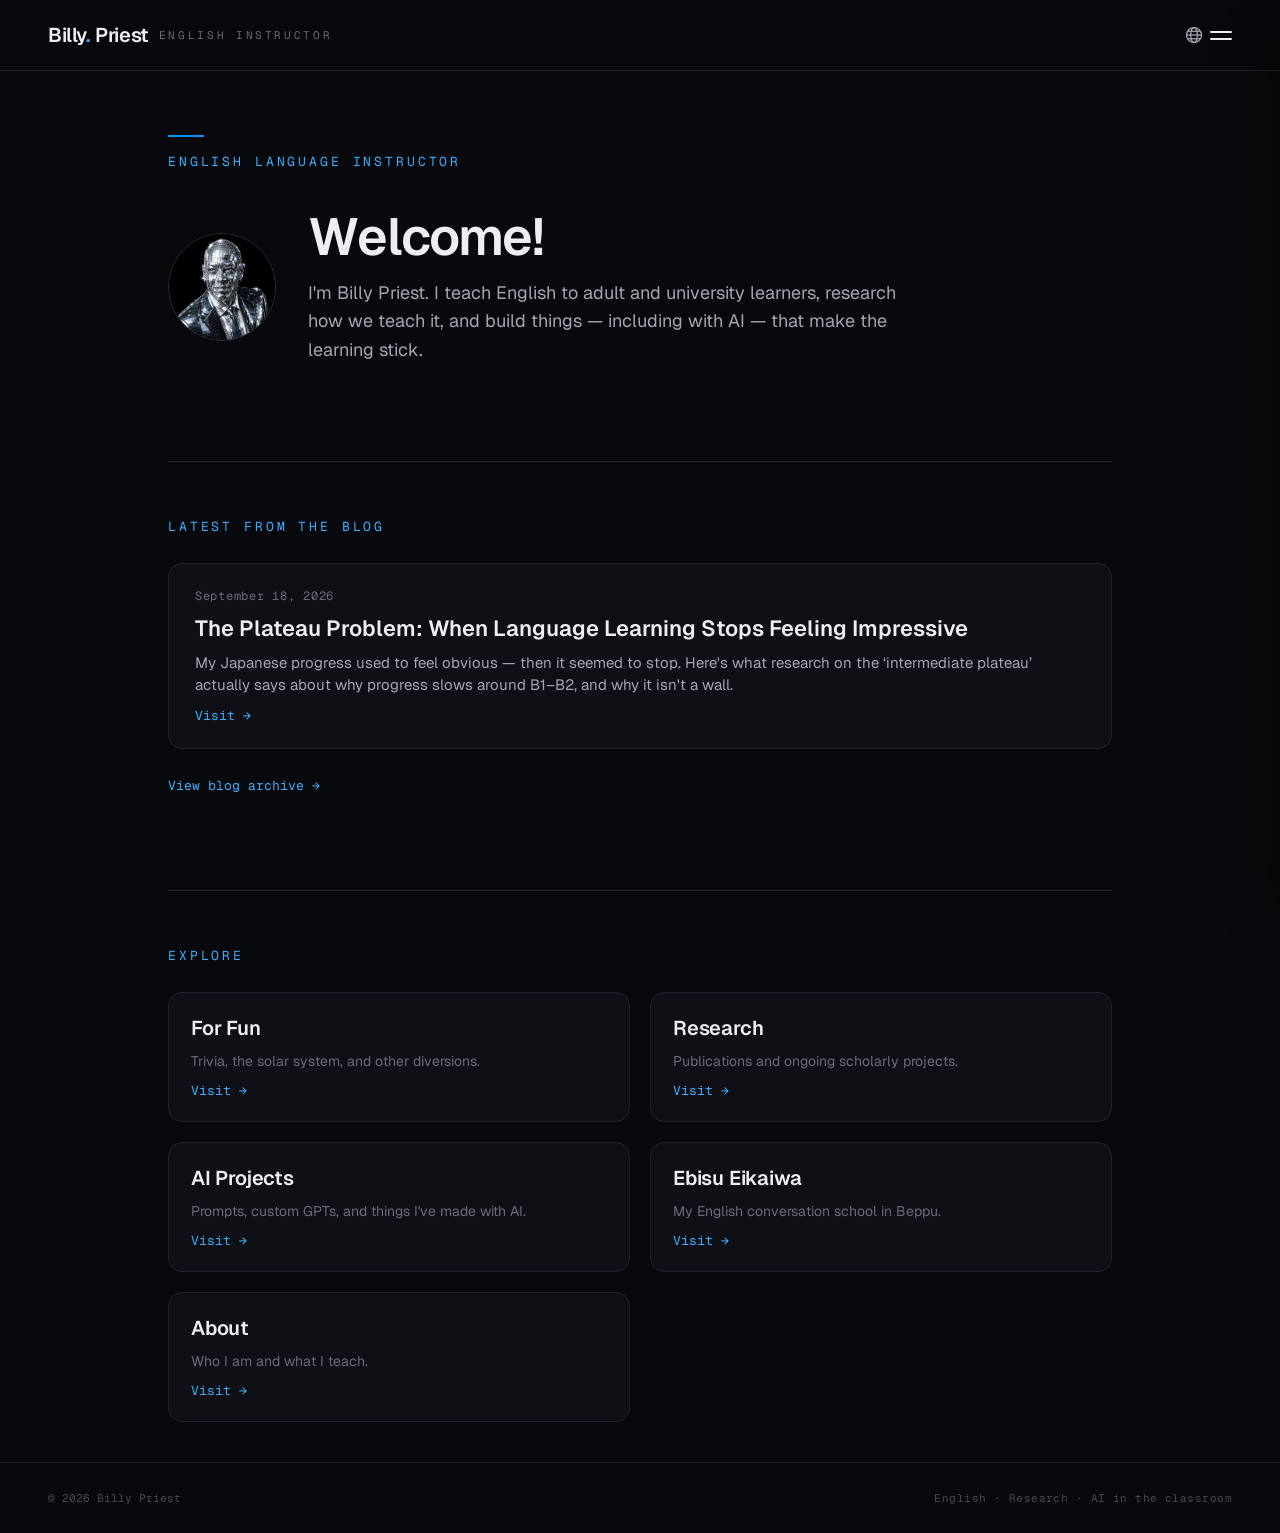
<file: index.html>
<!DOCTYPE html>
<html lang="en">
<head>
<meta charset="UTF-8">
<meta name="viewport" content="width=device-width, initial-scale=1.0">
<title>Billy Priest</title>
<meta name="description" content="Billy Priest — English teacher, researcher, and Ebisu Eikaiwa instructor in Beppu, Japan.">
<base href="/">
<link rel="stylesheet" href="colors_and_type.css">
<link rel="stylesheet" href="site.css">
</head>
<body>
<div id="app"></div>
<script src="app.js" defer></script>
</body>
</html>
</file>
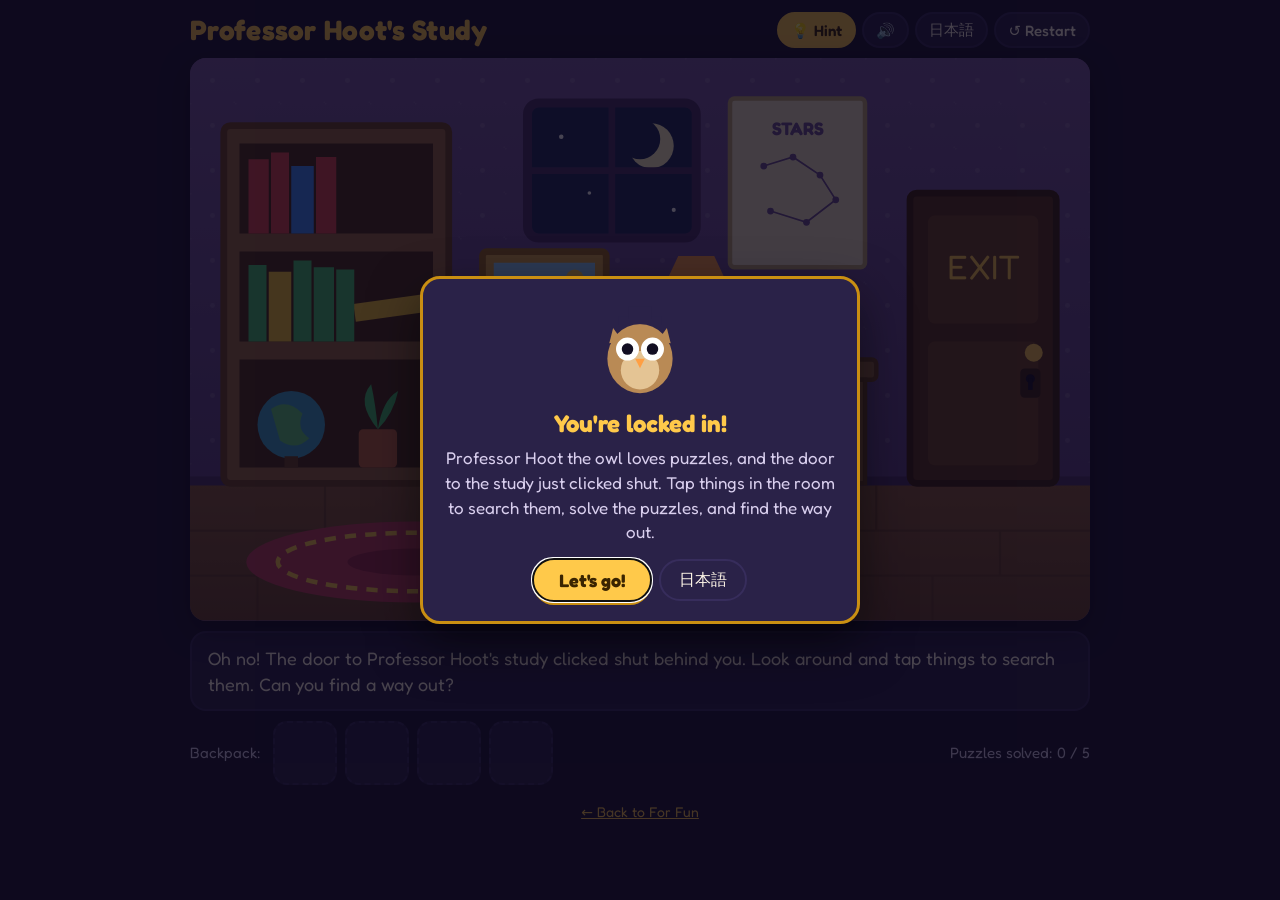
<file: escape-room.html>
<!DOCTYPE html>
<html lang="en">
<head>
<meta charset="utf-8">
<meta name="viewport" content="width=device-width, initial-scale=1">
<title>Professor Hoot's Study — Escape Room</title>
<link rel="preconnect" href="https://fonts.googleapis.com">
<link rel="preconnect" href="https://fonts.gstatic.com" crossorigin>
<link href="https://fonts.googleapis.com/css2?family=Fredoka:wght@400;500;600;700&display=swap" rel="stylesheet">
<style>
  :root {
    --bg: #1a1530;
    --panel: #2a2248;
    --panel-2: #372d5c;
    --ink: #fff7e8;
    --ink-2: #d9cfee;
    --gold: #ffc94a;
    --gold-dark: #c98f12;
    --good: #5be39a;
    --bad: #ff7a7a;
    --wall: #6b4f8f;
    --wall-dark: #4f3970;
    --floor: #8a5a35;
    --floor-dark: #6d4428;
    --wood: #9b6a3c;
    --wood-dark: #6e4521;
    --radius: 16px;
  }
  * { box-sizing: border-box; margin: 0; padding: 0; }
  html, body { background: var(--bg); color: var(--ink); }
  body {
    font-family: 'Fredoka', 'Hiragino Maru Gothic ProN', 'Hiragino Sans', 'Yu Gothic', system-ui, sans-serif;
    min-height: 100vh;
    display: flex; flex-direction: column; align-items: center;
    padding: 12px 16px 32px;
    -webkit-tap-highlight-color: transparent;
  }
  button { font: inherit; color: inherit; cursor: pointer; }

  .topbar {
    width: 100%; max-width: 900px;
    display: flex; align-items: center; justify-content: space-between; gap: 8px; flex-wrap: wrap;
    margin-bottom: 10px;
  }
  .title { font-size: clamp(20px, 4vw, 28px); font-weight: 700; color: var(--gold); letter-spacing: .3px; }
  .tools { display: flex; gap: 6px; flex-wrap: wrap; }
  .tool {
    background: var(--panel); border: 2px solid var(--panel-2); border-radius: 999px;
    padding: 6px 12px; font-size: 15px; font-weight: 500;
  }
  .tool:hover { border-color: var(--gold); }
  .tool.hint { background: var(--gold); color: #3a2400; border-color: var(--gold); font-weight: 600; }

  .stage { width: 100%; max-width: 900px; position: relative; }
  .scene {
    width: 100%; display: block; border-radius: var(--radius);
    background: var(--wall); box-shadow: 0 10px 30px rgba(0,0,0,.4);
    user-select: none; touch-action: manipulation;
  }
  .hot { cursor: pointer; transition: filter .15s; }
  .hot:hover, .hot:focus { filter: brightness(1.25) drop-shadow(0 0 6px #ffe7a0); outline: none; }

  .msg {
    width: 100%; max-width: 900px; margin-top: 10px;
    background: var(--panel); border-radius: var(--radius); padding: 12px 16px;
    font-size: 18px; line-height: 1.45; min-height: 56px;
    border: 2px solid var(--panel-2);
  }
  .msg.pop { animation: pop .25s ease-out; }
  @keyframes pop { from { transform: scale(.98); border-color: var(--gold); } to { transform: none; } }

  .inv {
    width: 100%; max-width: 900px; margin-top: 10px;
    display: flex; align-items: center; gap: 8px; flex-wrap: wrap;
  }
  .inv-label { font-size: 15px; color: var(--ink-2); margin-right: 4px; }
  .slot {
    width: 64px; height: 64px; border-radius: 14px;
    background: var(--panel); border: 2px dashed var(--panel-2);
    display: grid; place-items: center;
  }
  .slot.item { border-style: solid; border-color: var(--gold-dark); background: var(--panel-2); }
  .slot.item.selected { border-color: var(--gold); box-shadow: 0 0 0 3px rgba(255,201,74,.35); }
  .slot svg { width: 44px; height: 44px; }
  .progress { margin-left: auto; font-size: 15px; color: var(--ink-2); }

  /* Modal */
  .modal-back {
    position: fixed; inset: 0; background: rgba(10,6,25,.75);
    display: none; align-items: center; justify-content: center; padding: 16px; z-index: 10;
  }
  .modal-back.open { display: flex; }
  .modal {
    background: var(--panel); border: 3px solid var(--gold-dark); border-radius: 20px;
    padding: 20px; width: 100%; max-width: 440px; text-align: center;
    box-shadow: 0 20px 50px rgba(0,0,0,.5);
    animation: pop .2s ease-out;
  }
  .modal h2 { color: var(--gold); font-size: 24px; margin-bottom: 8px; }
  .modal p { font-size: 17px; line-height: 1.45; color: var(--ink-2); margin-bottom: 14px; }
  .modal .close { margin-top: 14px; background: var(--panel-2); border: none; border-radius: 999px; padding: 8px 20px; font-size: 16px; }

  .note {
    background: #fdf3d6; color: #4a3210; border-radius: 6px; padding: 16px 18px;
    font-size: 19px; line-height: 1.5; text-align: left; transform: rotate(-1deg);
    box-shadow: 0 4px 0 #d8c48c; margin-bottom: 6px;
  }
  .note b { color: #9a2c1a; }

  .dials { display: flex; justify-content: center; gap: 10px; margin: 8px 0 14px; }
  .dial { display: flex; flex-direction: column; align-items: center; gap: 4px; }
  .dial button {
    width: 54px; height: 34px; border-radius: 10px; border: none; background: var(--panel-2); font-size: 18px;
  }
  .dial button:active { background: var(--gold); color: #3a2400; }
  .dial .val {
    width: 54px; height: 60px; border-radius: 10px; background: #120e22; border: 2px solid var(--gold-dark);
    display: grid; place-items: center; font-size: 34px; font-weight: 700; color: var(--gold);
  }
  .swatch { width: 40px; height: 40px; border-radius: 50%; border: 3px solid #fff3; }

  .seq { display: flex; justify-content: center; gap: 8px; margin: 6px 0 12px; min-height: 56px; }
  .seq span {
    width: 52px; height: 52px; border-radius: 12px; background: #120e22; border: 2px solid var(--gold-dark);
    display: grid; place-items: center; font-size: 28px; color: var(--gold);
  }
  .arrows { display: grid; grid-template-columns: repeat(3, 64px); grid-template-rows: repeat(2, 56px); gap: 8px; justify-content: center; }
  .arrows button { border: none; border-radius: 12px; background: var(--panel-2); font-size: 28px; }
  .arrows button:active { background: var(--gold); color: #3a2400; }
  .arrows .up { grid-column: 2; grid-row: 1; }
  .arrows .left { grid-column: 1; grid-row: 2; }
  .arrows .down { grid-column: 2; grid-row: 2; }
  .arrows .right { grid-column: 3; grid-row: 2; }

  .btn-row { display: flex; gap: 8px; justify-content: center; flex-wrap: wrap; }
  .go {
    background: var(--gold); color: #3a2400; border: none; border-radius: 999px;
    padding: 10px 26px; font-size: 18px; font-weight: 700; box-shadow: 0 4px 0 var(--gold-dark);
  }
  .go:active { transform: translateY(2px); box-shadow: 0 2px 0 var(--gold-dark); }
  .ghost { background: transparent; border: 2px solid var(--panel-2); border-radius: 999px; padding: 8px 18px; font-size: 16px; }
  .feedback { min-height: 26px; font-size: 17px; font-weight: 600; margin-top: 10px; }
  .feedback.bad { color: var(--bad); }
  .feedback.good { color: var(--good); }
  .shake { animation: shake .35s; }
  @keyframes shake { 0%,100% { transform: none; } 25% { transform: translateX(-8px); } 75% { transform: translateX(8px); } }

  .riddle-choices { display: grid; grid-template-columns: 1fr 1fr; gap: 8px; }
  .riddle-choices button {
    background: var(--panel-2); border: 2px solid transparent; border-radius: 12px; padding: 12px; font-size: 17px;
  }
  .riddle-choices button:hover { border-color: var(--gold); }

  .big-icon svg { width: 96px; height: 96px; margin: 4px auto 10px; display: block; }

  /* Win */
  .win h2 { font-size: 32px; }
  .stars { font-size: 30px; letter-spacing: 6px; color: var(--gold); margin-bottom: 8px; }
  #confetti { position: fixed; inset: 0; pointer-events: none; z-index: 20; }

  /* Dark overlay when the lamp is off */
  .dark-overlay { transition: opacity .6s; }

  .back-link { margin-top: 18px; font-size: 14px; color: var(--ink-2); }
  .back-link a { color: var(--gold); }

  @media (max-width: 520px) {
    .msg { font-size: 16px; }
    .slot { width: 54px; height: 54px; }
    .slot svg { width: 38px; height: 38px; }
    .dial .val { width: 46px; }
    .dial button { width: 46px; }
  }
</style>
</head>
<body>

<div class="topbar">
  <div class="title" id="t-title"></div>
  <div class="tools">
    <button class="tool hint" id="btn-hint"></button>
    <button class="tool" id="btn-sound" aria-label="Sound"></button>
    <button class="tool" id="btn-lang"></button>
    <button class="tool" id="btn-restart"></button>
  </div>
</div>

<div class="stage">
  <svg class="scene" id="scene" viewBox="0 0 800 500" role="img" aria-labelledby="t-title">
    <defs>
      <linearGradient id="g-wall" x1="0" y1="0" x2="0" y2="1">
        <stop offset="0" stop-color="#7a5ba1"/><stop offset="1" stop-color="#5e4485"/>
      </linearGradient>
      <linearGradient id="g-floor" x1="0" y1="0" x2="0" y2="1">
        <stop offset="0" stop-color="#8a5a35"/><stop offset="1" stop-color="#6d4428"/>
      </linearGradient>
      <radialGradient id="g-beam" cx="0.5" cy="0.5" r="0.5">
        <stop offset="0" stop-color="#fff6c8" stop-opacity=".95"/><stop offset="1" stop-color="#fff6c8" stop-opacity="0"/>
      </radialGradient>
      <pattern id="p-wallpaper" width="40" height="40" patternUnits="userSpaceOnUse">
        <circle cx="20" cy="20" r="2.2" fill="#ffffff" opacity=".12"/>
        <circle cx="0" cy="0" r="1.6" fill="#ffffff" opacity=".08"/>
        <circle cx="40" cy="40" r="1.6" fill="#ffffff" opacity=".08"/>
      </pattern>
    </defs>

    <!-- Wall & floor -->
    <rect x="0" y="0" width="800" height="380" fill="url(#g-wall)"/>
    <rect x="0" y="0" width="800" height="380" fill="url(#p-wallpaper)"/>
    <rect x="0" y="372" width="800" height="10" fill="#4a3266"/>
    <rect x="0" y="380" width="800" height="120" fill="url(#g-floor)"/>
    <g stroke="#5a3820" stroke-width="2" opacity=".5">
      <line x1="0" y1="420" x2="800" y2="420"/><line x1="0" y1="460" x2="800" y2="460"/>
      <line x1="120" y1="380" x2="120" y2="420"/><line x1="340" y1="380" x2="340" y2="420"/><line x1="610" y1="380" x2="610" y2="420"/>
      <line x1="230" y1="420" x2="230" y2="460"/><line x1="480" y1="420" x2="480" y2="460"/><line x1="720" y1="420" x2="720" y2="460"/>
      <line x1="60" y1="460" x2="60" y2="500"/><line x1="390" y1="460" x2="390" y2="500"/><line x1="660" y1="460" x2="660" y2="500"/>
    </g>

    <!-- Window with moon -->
    <g>
      <rect x="300" y="40" width="150" height="120" rx="10" fill="#1d2a5a" stroke="#4a3266" stroke-width="8"/>
      <circle cx="410" cy="78" r="20" fill="#fff3c4"/>
      <circle cx="400" cy="72" r="18" fill="#1d2a5a"/>
      <circle cx="330" cy="70" r="2" fill="#fff"/><circle cx="355" cy="120" r="1.6" fill="#fff"/><circle cx="430" cy="135" r="1.8" fill="#fff"/>
      <line x1="375" y1="40" x2="375" y2="160" stroke="#4a3266" stroke-width="6"/>
      <line x1="300" y1="100" x2="450" y2="100" stroke="#4a3266" stroke-width="6"/>
    </g>

    <!-- Door (right) -->
    <g id="hot-door" class="hot" tabindex="0" data-hot="door">
      <rect x="640" y="120" width="130" height="258" rx="6" fill="#5a3418" stroke="#3d220e" stroke-width="6"/>
      <rect x="656" y="140" width="98" height="96" rx="6" fill="#6e4521"/>
      <rect x="656" y="252" width="98" height="110" rx="6" fill="#6e4521"/>
      <circle cx="750" cy="262" r="8" fill="var(--gold)"/>
      <rect x="738" y="276" width="18" height="26" rx="4" fill="#3d220e"/>
      <circle cx="747" cy="285" r="4" fill="#120e22"/><rect x="745" y="285" width="4" height="10" fill="#120e22"/>
      <text x="705" y="196" text-anchor="middle" font-size="30" fill="#ffc94a">EXIT</text>
    </g>
    <g id="door-open" style="display:none">
      <rect x="640" y="120" width="130" height="258" rx="6" fill="#ffeaa0"/>
      <polygon points="640,120 600,135 600,365 640,378" fill="#5a3418" stroke="#3d220e" stroke-width="4"/>
    </g>

    <!-- Bookshelf (left) -->
    <g id="hot-shelf" class="hot" tabindex="0" data-hot="shelf">
      <rect x="30" y="60" width="200" height="318" rx="6" fill="var(--wood)" stroke="var(--wood-dark)" stroke-width="6"/>
      <rect x="44" y="76" width="172" height="80" fill="#4e2f15"/>
      <rect x="44" y="172" width="172" height="80" fill="#4e2f15"/>
      <rect x="44" y="268" width="172" height="96" fill="#4e2f15"/>
      <!-- Top shelf books: 3 red, 1 blue -->
      <rect x="52" y="90" width="18" height="66" fill="#e0454a"/>
      <rect x="72" y="84" width="16" height="72" fill="#e0454a"/>
      <rect x="90" y="96" width="20" height="60" fill="#3f8cff"/>
      <rect x="112" y="88" width="18" height="68" fill="#e0454a"/>
      <!-- Middle shelf: 4 green, 2 yellow -->
      <rect x="52" y="184" width="16" height="68" fill="#43c46b"/>
      <rect x="70" y="190" width="20" height="62" fill="#f5c533"/>
      <rect x="92" y="180" width="16" height="72" fill="#43c46b"/>
      <rect x="110" y="186" width="18" height="66" fill="#43c46b"/>
      <rect x="146" y="214" width="66" height="16" fill="#f5c533" transform="rotate(-8 179 222)"/>
      <rect x="130" y="188" width="16" height="64" fill="#43c46b"/>
      <!-- Bottom shelf: globe & plant (no counted books) -->
      <circle cx="90" cy="326" r="30" fill="#3fa3c9"/>
      <path d="M72 312 q14 -10 28 4 q-6 14 6 22 q-12 12 -26 2 z" fill="#5fcf7c"/>
      <rect x="84" y="354" width="12" height="10" fill="#6e4521"/>
      <rect x="150" y="330" width="34" height="34" rx="4" fill="#c4683b"/>
      <path d="M167 330 q-20 -24 -6 -40 q4 18 6 40 q4 -26 18 -34 q-4 20 -18 34" fill="#43c46b"/>
    </g>

    <!-- Painting -->
    <g id="hot-painting" class="hot" tabindex="0" data-hot="painting" transform="translate(0,-18)">
      <g id="painting-art">
        <rect x="260" y="190" width="110" height="86" rx="4" fill="#d9a441" stroke="#9c6b1a" stroke-width="6"/>
        <rect x="270" y="200" width="90" height="66" fill="#8fd0ff"/>
        <path d="M270 266 l26 -30 l18 18 l14 -14 l32 26 z" fill="#4a9a5c"/>
        <circle cx="342" cy="214" r="8" fill="#ffd34a"/>
      </g>
    </g>
    <g id="safe" style="display:none" transform="translate(0,-18)">
      <rect x="270" y="196" width="90" height="74" rx="6" fill="#7d8796" stroke="#4d5563" stroke-width="5"/>
      <circle cx="315" cy="233" r="16" fill="#4d5563"/><circle cx="315" cy="233" r="6" fill="#c3cad6"/>
    </g>
    <g id="hot-safe" class="hot" tabindex="0" data-hot="safe" style="display:none" transform="translate(0,-18)">
      <rect x="265" y="190" width="100" height="86" fill="transparent"/>
    </g>
    <g id="painting-moved" style="display:none">
      <g transform="rotate(-8 360 345)">
        <rect x="324" y="318" width="72" height="56" rx="4" fill="#d9a441" stroke="#9c6b1a" stroke-width="5"/>
        <rect x="331" y="325" width="58" height="42" fill="#8fd0ff"/>
        <path d="M331 367 l17 -19 l12 12 l9 -9 l20 16 z" fill="#4a9a5c"/>
      </g>
    </g>

    <!-- Desk -->
    <g id="hot-desk" class="hot" tabindex="0" data-hot="desk">
      <rect x="400" y="268" width="210" height="110" fill="transparent"/>
      <rect x="400" y="268" width="210" height="18" rx="4" fill="var(--wood)" stroke="var(--wood-dark)" stroke-width="4"/>
      <rect x="410" y="286" width="16" height="92" fill="var(--wood-dark)"/>
      <rect x="520" y="286" width="80" height="92" fill="var(--wood)" stroke="var(--wood-dark)" stroke-width="4"/>
      <rect x="528" y="296" width="64" height="30" rx="3" fill="#86562c"/>
      <circle cx="560" cy="311" r="4" fill="var(--gold)"/>
      <rect x="528" y="334" width="64" height="34" rx="3" fill="#86562c"/>
    </g>
    <!-- Lamp on desk -->
    <g id="hot-lamp" class="hot" tabindex="0" data-hot="lamp">
      <rect x="430" y="256" width="40" height="12" rx="4" fill="#3d2a5c"/>
      <rect x="447" y="200" width="6" height="58" fill="#3d2a5c"/>
      <path d="M420 206 L480 206 L466 176 L434 176 Z" fill="#ff9f43"/>
      <ellipse id="lamp-glow" cx="450" cy="210" rx="40" ry="12" fill="#ffe7a0" opacity=".5"/>
    </g>
    <!-- Treasure chest on desk -->
    <g id="hot-chest" class="hot" tabindex="0" data-hot="chest">
      <rect x="500" y="226" width="90" height="42" rx="6" fill="#a1522b" stroke="#6b3216" stroke-width="4"/>
      <path id="chest-lid" d="M500 230 q45 -34 90 0 z" fill="#b8643a" stroke="#6b3216" stroke-width="4"/>
      <rect x="538" y="232" width="14" height="18" rx="3" fill="var(--gold)"/>
      <rect x="500" y="244" width="90" height="6" fill="var(--gold-dark)"/>
    </g>

    <!-- Owl statue on a pedestal -->
    <g id="hot-owl" class="hot" tabindex="0" data-hot="owl" transform="translate(0,14)">
      <rect x="250" y="320" width="60" height="44" fill="#8d8aa3" stroke="#5f5b78" stroke-width="4"/>
      <rect x="244" y="312" width="72" height="12" rx="3" fill="#a4a1ba"/>
      <ellipse cx="280" cy="282" rx="30" ry="32" fill="#b98a55"/>
      <ellipse cx="280" cy="294" rx="18" ry="18" fill="#e4c494"/>
      <polygon points="256,252 264,264 252,266" fill="#b98a55"/>
      <polygon points="304,252 296,264 308,266" fill="#b98a55"/>
      <circle cx="268" cy="272" r="10" fill="#fff"/>
      <circle cx="292" cy="272" r="10" fill="#fff"/>
      <circle cx="268" cy="272" r="5" fill="#120e22"/>
      <circle id="owl-eye-empty" cx="292" cy="272" r="7" fill="#3a2f4f"/>
      <circle id="owl-eye-gem" cx="292" cy="272" r="6" fill="#3be0c0" style="display:none"/>
      <polygon points="276,280 284,280 280,290" fill="#ff9f43"/>
    </g>

    <!-- Rug -->
    <g id="hot-rug" class="hot" tabindex="0" data-hot="rug">
      <ellipse cx="200" cy="448" rx="150" ry="36" fill="#c2405a"/>
      <ellipse cx="200" cy="448" rx="122" ry="26" fill="none" stroke="#ffc94a" stroke-width="4" stroke-dasharray="10 8"/>
      <ellipse cx="200" cy="448" rx="60" ry="12" fill="#9e2f47"/>
    </g>
    <g id="rug-corner" style="display:none">
      <path d="M300 430 q40 0 48 22 q-30 6 -48 -22 z" fill="#9e2f47"/>
    </g>

    <!-- Poster that hides glowing arrows -->
    <g id="hot-poster" class="hot" tabindex="0" data-hot="poster" transform="translate(0,-24)">
      <rect x="480" y="60" width="120" height="150" rx="4" fill="#efe2c4" stroke="#bfa974" stroke-width="4"/>
      <text x="540" y="92" text-anchor="middle" font-size="16" fill="#6b4f8f" font-weight="700" id="poster-title">STARS</text>
      <g fill="#6b4f8f">
        <circle cx="510" cy="120" r="3"/><circle cx="536" cy="112" r="3"/><circle cx="560" cy="128" r="3"/>
        <circle cx="574" cy="150" r="3"/><circle cx="548" cy="170" r="3"/><circle cx="516" cy="160" r="3"/>
      </g>
      <polyline points="510,120 536,112 560,128 574,150 548,170 516,160" fill="none" stroke="#6b4f8f" stroke-width="1.5"/>
      <g id="poster-secret" style="display:none">
        <rect x="484" y="64" width="112" height="142" fill="#120e22" opacity=".85"/>
        <text x="540" y="104" text-anchor="middle" font-size="26" fill="#5bffcf">↑ →</text>
        <text x="540" y="140" text-anchor="middle" font-size="26" fill="#5bffcf">↓ ↓</text>
        <text x="540" y="176" text-anchor="middle" font-size="26" fill="#5bffcf">←</text>
      </g>
    </g>

    <!-- Darkness (applied when lamp is off) -->
    <rect id="dark" class="dark-overlay" x="0" y="0" width="800" height="500" fill="#05030d" opacity="0" pointer-events="none"/>
    <circle id="beam" cx="540" cy="111" r="110" fill="url(#g-beam)" opacity="0" pointer-events="none" style="mix-blend-mode:screen"/>
  </svg>
</div>

<div class="msg" id="msg" aria-live="polite"></div>

<div class="inv">
  <span class="inv-label" id="t-backpack"></span>
  <div id="slots" style="display:flex; gap:8px; flex-wrap:wrap"></div>
  <span class="progress" id="progress"></span>
</div>

<div class="back-link"><a href="/fun" id="t-back"></a></div>

<div class="modal-back" id="modal-back">
  <div class="modal" id="modal" role="dialog" aria-modal="true"></div>
</div>
<canvas id="confetti"></canvas>

<script>
(function () {
  'use strict';

  // ---------- Text (English / Japanese) ----------
  const T = {
    en: {
      title: "Professor Hoot's Study",
      hint: '💡 Hint', restart: '↺ Restart', langBtn: '日本語', backpack: 'Backpack:',
      back: '← Back to For Fun', soundOn: '🔊', soundOff: '🔇',
      progress: (n, total) => `Puzzles solved: ${n} / ${total}`,
      close: 'Close', open: 'Open', clear: 'Clear', tryAgain: 'Not quite. Try again!',
      intro: "Oh no! The door to Professor Hoot's study clicked shut behind you. Look around and tap things to search them. Can you find a way out?",
      introTitle: "You're locked in!",
      introBody: "Professor Hoot the owl loves puzzles, and the door to the study just clicked shut. Tap things in the room to search them, solve the puzzles, and find the way out.",
      start: "Let's go!",
      items: { key: 'Small key', flashlight: 'Flashlight', batteries: 'Batteries', torch: 'Flashlight (on!)', gem: 'Green gem', doorKey: 'Big gold key' },
      // Hotspots
      rugFind: "You lift the corner of the rug... there's a small key underneath! 🔑 It went into your backpack.",
      rugEmpty: 'Just a cozy rug now. Nothing else under here.',
      deskLocked: 'The desk drawer is locked. It has a tiny keyhole.',
      deskOpen: "The small key fits! Inside the drawer you find a flashlight and a folded note.",
      deskEmpty: 'The drawer is empty now.',
      noteTitle: 'A note from Professor Hoot',
      noteHtml: "Hoo-hoo! My safe opens with a 4-number code.<br><br>Count my books by color, in this order:<br><b style='color:#d8343a'>RED</b>, then <b style='color:#2f6fd6'>BLUE</b>, then <b style='color:#249a4a'>GREEN</b>, then <b style='color:#b8860b'>YELLOW</b>.",
      shelf: "A tall bookshelf with lots of colorful books. Hmm, maybe Professor Hoot wants you to count them?",
      painting: "You straighten the painting... and it swings away! There's a metal safe hidden behind it.",
      safeTitle: 'The Safe',
      safeBody: 'Turn the dials to enter the 4-number code.',
      safeOpen: "Click! The safe opens. Inside are some batteries. 🔋",
      safeEmpty: 'The safe is empty now.',
      flashlightCombine: "You pop the batteries into the flashlight. It works! 🔦",
      flashlightDead: "The flashlight doesn't turn on. It needs batteries.",
      lampOn: 'You switch the lamp off. The room goes dark... spooky!',
      lampOff: 'You switch the lamp back on. Much better.',
      posterLight: "It's a poster of stars. Nothing strange... in the light.",
      posterDarkNoTorch: "It's too dark to see anything. If only you had a light...",
      posterReveal: "You shine the flashlight on the poster in the dark... glowing arrows appear! ↑ → ↓ ↓ ←",
      posterDarkLampOn: "Hmm, the poster has some faint marks you can't quite see. Maybe it would look different in the dark?",
      chestTitle: 'The Treasure Chest',
      chestBody: 'This lock needs a pattern of 5 arrows.',
      chestOpen: 'The chest pops open! Inside is a shiny green gem. 💎',
      chestEmpty: 'The chest is empty now.',
      owl: "A statue of Professor Hoot. One of the owl's eyes is missing!",
      owlGem: 'You place the green gem into the owl\'s empty eye. Its eyes light up!',
      riddleTitle: 'The owl speaks!',
      riddle: '"Hoo-hoo! Answer my riddle and I\'ll give you the key.<br><br><b>What has hands but can\'t clap?</b>"',
      riddleChoices: ['A clock', 'A glove', 'A tree', 'A fish'],
      riddleRight: '"Correct! A clock has hands!" The owl drops a big gold key. 🗝️',
      owlDone: 'Professor Hoot looks very proud of you.',
      doorLocked: 'The door is locked tight. You need a big key to open it.',
      doorOpenMsg: 'The big gold key turns... and the door swings open!',
      winTitle: 'You escaped!',
      winBody: (time, hints) => `You solved every puzzle in ${time}${hints ? ` using ${hints} hint${hints === 1 ? '' : 's'}` : ' without any hints'}! Professor Hoot is very impressed.`,
      playAgain: 'Play again',
      hints: [
        'Try tapping the rug on the floor. Things like to hide under rugs!',
        'You found a key. Which piece of furniture has a little keyhole? Try the desk.',
        "Read the note again: count the books by color. Then look for where a safe might be hiding. Is that painting a little crooked?",
        'Count carefully: red books, blue books, green books, yellow books. Put those four numbers in the safe in that order. (Lying-down books count too!)',
        "You have a flashlight and batteries. Tap the flashlight in your backpack to put the batteries in.",
        "Some things only show up in the dark. Turn off the lamp, then shine your flashlight on the star poster.",
        'Enter the glowing arrows on the treasure chest, in order: ↑ → ↓ ↓ ←',
        'The owl statue is missing an eye. What shiny thing did you just find?',
        'Clocks have "hands" that point to the time!',
        'You have the big gold key! Tap the door.',
      ],
      hintCountWarn: 'Hint',
      emptySlot: 'Empty slot',
    },
    ja: {
      title: 'フーロウ教授の書斎',
      hint: '💡 ヒント', restart: '↺ さいしょから', langBtn: 'English', backpack: 'リュック：',
      back: '← お楽しみページにもどる', soundOn: '🔊', soundOff: '🔇',
      progress: (n, total) => `といたパズル：${n} / ${total}`,
      close: 'とじる', open: 'あける', clear: 'けす', tryAgain: 'ざんねん！もう一回やってみよう！',
      intro: 'たいへん！フーロウ教授の書斎のドアが、ガチャッとしまってしまいました。部屋の中のものをタップしてしらべよう。外に出られるかな？',
      introTitle: 'とじこめられた！',
      introBody: 'フクロウのフーロウ教授はパズルが大すき。書斎のドアがしまってしまいました。部屋の中のものをタップしてしらべ、パズルをといて、出口を見つけよう。',
      start: 'スタート！',
      items: { key: '小さなカギ', flashlight: 'かい中電灯', batteries: '電池', torch: 'かい中電灯（ついた！）', gem: 'みどりの宝石', doorKey: '大きな金のカギ' },
      rugFind: 'じゅうたんのはしをめくると……小さなカギがあった！🔑 リュックに入れました。',
      rugEmpty: 'ふかふかのじゅうたん。もう何もないよ。',
      deskLocked: 'つくえの引き出しにはカギがかかっている。小さなカギ穴があるよ。',
      deskOpen: '小さなカギがぴったり！引き出しの中に、かい中電灯とおりたたんだメモがあった。',
      deskEmpty: '引き出しはもう空っぽだよ。',
      noteTitle: 'フーロウ教授からのメモ',
      noteHtml: "ホーホー！金庫は4つの数字であくよ。<br><br>本を色ごとに数えて、この順番にならべてね：<br><b style='color:#d8343a'>赤</b>、<b style='color:#2f6fd6'>青</b>、<b style='color:#249a4a'>みどり</b>、<b style='color:#b8860b'>黄色</b>。",
      shelf: 'カラフルな本がたくさんならんだ、大きな本だな。フーロウ教授は本を数えてほしいのかな？',
      painting: '絵をまっすぐにしようとしたら……絵がうごいた！うしろに金庫がかくれていたよ。',
      safeTitle: '金庫',
      safeBody: 'ダイヤルを回して、4つの数字を入れよう。',
      safeOpen: 'カチッ！金庫があいた。中には電池が入っていた。🔋',
      safeEmpty: '金庫はもう空っぽだよ。',
      flashlightCombine: 'かい中電灯に電池を入れたら……ついた！🔦',
      flashlightDead: 'かい中電灯がつかない。電池がいるみたい。',
      lampOn: 'ランプをけしたら、部屋がまっくらに……ドキドキ！',
      lampOff: 'ランプをつけた。ほっとした！',
      posterLight: '星のポスターだ。明るいところでは、ふつうに見えるね。',
      posterDarkNoTorch: 'くらくて何も見えない。明かりがあればなあ……',
      posterReveal: 'くらやみの中でポスターをかい中電灯でてらすと……光る矢印があらわれた！↑ → ↓ ↓ ←',
      posterDarkLampOn: 'ポスターにうすいしるしがあるけど、よく見えない。くらいところで見たらどうかな？',
      chestTitle: '宝箱',
      chestBody: 'このカギには、5つの矢印の順番が必要だよ。',
      chestOpen: '宝箱がパカッとあいた！中にはキラキラのみどりの宝石。💎',
      chestEmpty: '宝箱はもう空っぽだよ。',
      owl: 'フーロウ教授の像だ。フクロウの目が1つなくなっている！',
      owlGem: 'みどりの宝石をフクロウの目にはめると、目がピカッと光った！',
      riddleTitle: 'フクロウがしゃべった！',
      riddle: '「ホーホー！なぞなぞに答えたら、カギをあげよう。<br><br><b>はりが2本あるのに、ぬいものができないものなーんだ？</b>」',
      riddleChoices: ['とけい', 'ハリネズミ', 'ミシン', 'サボテン'],
      riddleRight: '「せいかい！とけいには長いはりと短いはりがあるね！」フクロウが大きな金のカギを落としたよ。🗝️',
      owlDone: 'フーロウ教授は、とてもほこらしそうだよ。',
      doorLocked: 'ドアにはしっかりカギがかかっている。大きなカギがいるね。',
      doorOpenMsg: '大きな金のカギを回すと……ドアがあいた！',
      winTitle: 'だっしゅつ成功！',
      winBody: (time, hints) => `${time}で全部のパズルをといたよ${hints ? `（ヒント${hints}回）` : '（ヒントなし！）'}。フーロウ教授もびっくり！`,
      playAgain: 'もう一回あそぶ',
      hints: [
        '床のじゅうたんをタップしてみよう。じゅうたんの下には何かがかくれているかも！',
        'カギを見つけたね。小さなカギ穴があるのはどの家具かな？つくえをしらべてみよう。',
        'メモをもう一度読んでみよう。本を色ごとに数えるよ。それから、金庫がかくれていそうな場所をさがそう。あの絵、ちょっとななめじゃない？',
        'ていねいに数えよう：赤い本、青い本、みどりの本、黄色い本。その4つの数字を順番に金庫に入れよう。（よこになっている本も数えてね！）',
        'かい中電灯と電池があるね。リュックの中のかい中電灯をタップして、電池を入れよう。',
        'くらいところでしか見えないものもあるよ。ランプをけして、星のポスターをかい中電灯でてらしてみよう。',
        '光る矢印を順番に宝箱に入れよう：↑ → ↓ ↓ ←',
        'フクロウの像は目が1つないね。さっき見つけたキラキラのものは何かな？',
        'とけいには時間をさす「はり」があるよ！',
        '大きな金のカギを手に入れた！ドアをタップしよう。',
      ],
      hintCountWarn: 'ヒント',
      emptySlot: '空き',
    },
  };

  // ---------- Item icons ----------
  const ICON = {
    key: '<svg viewBox="0 0 48 48"><circle cx="15" cy="24" r="9" fill="none" stroke="#ffc94a" stroke-width="5"/><rect x="22" y="21.5" width="20" height="5" rx="2" fill="#ffc94a"/><rect x="34" y="26" width="4" height="7" fill="#ffc94a"/><rect x="28" y="26" width="4" height="5" fill="#ffc94a"/></svg>',
    flashlight: '<svg viewBox="0 0 48 48"><rect x="6" y="19" width="24" height="10" rx="3" fill="#8d8aa3"/><path d="M30 17 L40 12 L40 36 L30 31 Z" fill="#a4a1ba"/><rect x="14" y="21" width="6" height="6" rx="1" fill="#5f5b78"/></svg>',
    torch: '<svg viewBox="0 0 48 48"><path d="M40 12 L48 4 L48 44 L40 36 Z" fill="#fff6c8" opacity=".8"/><rect x="6" y="19" width="24" height="10" rx="3" fill="#8d8aa3"/><path d="M30 17 L40 12 L40 36 L30 31 Z" fill="#ffd34a"/><rect x="14" y="21" width="6" height="6" rx="1" fill="#5be39a"/></svg>',
    batteries: '<svg viewBox="0 0 48 48"><rect x="8" y="14" width="14" height="26" rx="3" fill="#43c46b"/><rect x="12" y="10" width="6" height="5" fill="#ccc"/><rect x="26" y="14" width="14" height="26" rx="3" fill="#43c46b"/><rect x="30" y="10" width="6" height="5" fill="#ccc"/><text x="15" y="31" font-size="12" text-anchor="middle" fill="#fff" font-weight="700">+</text><text x="33" y="31" font-size="12" text-anchor="middle" fill="#fff" font-weight="700">+</text></svg>',
    gem: '<svg viewBox="0 0 48 48"><polygon points="24,6 40,18 24,42 8,18" fill="#3be0c0" stroke="#1a9c84" stroke-width="2"/><polygon points="24,6 30,18 24,42 18,18" fill="#8ff5e0" opacity=".6"/></svg>',
    doorKey: '<svg viewBox="0 0 48 48"><circle cx="13" cy="24" r="10" fill="none" stroke="#ffc94a" stroke-width="6"/><rect x="21" y="20.5" width="24" height="7" rx="2" fill="#ffc94a"/><rect x="36" y="27" width="5" height="9" fill="#ffc94a"/><rect x="29" y="27" width="5" height="6" fill="#ffc94a"/><circle cx="13" cy="24" r="3" fill="#ff7a7a"/></svg>',
    note: '<svg viewBox="0 0 48 48"><rect x="10" y="6" width="28" height="36" rx="3" fill="#fdf3d6" stroke="#d8c48c" stroke-width="2"/><g stroke="#9a7a3a" stroke-width="2"><line x1="15" y1="15" x2="33" y2="15"/><line x1="15" y1="22" x2="33" y2="22"/><line x1="15" y1="29" x2="27" y2="29"/></g></svg>',
  };

  // ---------- State ----------
  const SAFE_CODE = [3, 1, 4, 2];
  const CHEST_CODE = ['up', 'right', 'down', 'down', 'left'];
  const TOTAL_PUZZLES = 5; // safe, flashlight, chest, riddle, door

  let lang = 'en';
  try { lang = localStorage.getItem('bp_lang') === 'ja' ? 'ja' : 'en'; } catch (e) {}
  let sound = true;
  let S;

  function freshState() {
    return {
      rugSearched: false,
      drawerOpen: false,
      paintingMoved: false,
      safeOpen: false,
      lampOff: false,
      arrowsSeen: false,
      chestOpen: false,
      gemPlaced: false,
      riddleSolved: false,
      escaped: false,
      inv: [], // item ids
      used: [], // item ids already used up
      hasNote: false,
      hintsUsed: 0,
      start: Date.now(),
      safeDials: [0, 0, 0, 0],
      chestSeq: [],
    };
  }

  const $ = (id) => document.getElementById(id);
  const t = () => T[lang];

  // ---------- Sound ----------
  let actx = null;
  function beep(kind) {
    if (!sound) return;
    try {
      actx = actx || new (window.AudioContext || window.webkitAudioContext)();
      const notes = {
        tap: [[520, .06]],
        good: [[523, .1], [659, .1], [784, .16]],
        bad: [[220, .14], [180, .18]],
        item: [[880, .07], [1175, .12]],
        win: [[523, .12], [659, .12], [784, .12], [1047, .3]],
      }[kind] || [[440, .1]];
      let when = actx.currentTime;
      notes.forEach(([f, d]) => {
        const o = actx.createOscillator(); const g = actx.createGain();
        o.type = 'triangle'; o.frequency.value = f;
        g.gain.setValueAtTime(.18, when); g.gain.exponentialRampToValueAtTime(.001, when + d);
        o.connect(g); g.connect(actx.destination); o.start(when); o.stop(when + d + .02);
        when += d * .9;
      });
    } catch (e) {}
  }

  // ---------- UI helpers ----------
  function say(text) {
    const m = $('msg');
    m.textContent = text;
    m.classList.remove('pop'); void m.offsetWidth; m.classList.add('pop');
  }
  function have(id) { return S.inv.includes(id) && !S.used.includes(id); }
  function give(id) { if (!S.inv.includes(id)) S.inv.push(id); beep('item'); }
  function use(id) { if (!S.used.includes(id)) S.used.push(id); }

  function solvedCount() {
    return [S.safeOpen, S.inv.includes('torch'), S.chestOpen, S.riddleSolved, S.escaped].filter(Boolean).length;
  }

  function currentStep() {
    if (!S.rugSearched) return 0;
    if (!S.drawerOpen) return 1;
    if (!S.paintingMoved) return 2;
    if (!S.safeOpen) return 3;
    if (!S.inv.includes('torch')) return 4;
    if (!S.arrowsSeen) return 5;
    if (!S.chestOpen) return 6;
    if (!S.gemPlaced) return 7;
    if (!S.riddleSolved) return 8;
    return 9;
  }

  function openModal(html, onMount) {
    $('modal').innerHTML = html;
    $('modal-back').classList.add('open');
    if (onMount) onMount($('modal'));
    const first = $('modal').querySelector('button');
    if (first) first.focus();
  }
  function closeModal() { $('modal-back').classList.remove('open'); }
  $('modal-back').addEventListener('click', (e) => { if (e.target === $('modal-back') && !S.escaped) closeModal(); });
  document.addEventListener('keydown', (e) => { if (e.key === 'Escape' && !S.escaped) closeModal(); });

  function renderStatic() {
    document.documentElement.lang = lang;
    document.title = t().title + (lang === 'ja' ? '｜脱出ゲーム' : ' — Escape Room');
    $('t-title').textContent = t().title;
    $('btn-hint').textContent = t().hint;
    $('btn-restart').textContent = t().restart;
    $('btn-lang').textContent = t().langBtn;
    $('btn-sound').textContent = sound ? t().soundOn : t().soundOff;
    $('t-backpack').textContent = t().backpack;
    $('t-back').textContent = t().back;
  }

  function renderScene() {
    $('painting-art').style.display = S.paintingMoved ? 'none' : '';
    $('painting-moved').style.display = S.paintingMoved ? '' : 'none';
    $('safe').style.display = S.paintingMoved ? '' : 'none';
    $('hot-safe').style.display = S.paintingMoved ? '' : 'none';
    $('rug-corner').style.display = S.rugSearched ? '' : 'none';
    $('owl-eye-empty').style.display = S.gemPlaced ? 'none' : '';
    $('owl-eye-gem').style.display = S.gemPlaced ? '' : 'none';
    $('lamp-glow').style.opacity = S.lampOff ? '0' : '.5';
    $('dark').setAttribute('opacity', S.lampOff ? '0.82' : '0');
    $('beam').setAttribute('opacity', S.lampOff && S.inv.includes('torch') ? '0.55' : '0');
    $('poster-secret').style.display = (S.lampOff && S.inv.includes('torch')) ? '' : 'none';
    $('chest-lid').setAttribute('d', S.chestOpen ? 'M500 230 q45 -60 90 -30 z' : 'M500 230 q45 -34 90 0 z');
    $('hot-door').style.display = S.escaped ? 'none' : '';
    $('door-open').style.display = S.escaped ? '' : 'none';
    $('progress').textContent = t().progress(solvedCount(), TOTAL_PUZZLES);
    renderInv();
  }

  function renderInv() {
    const items = S.inv.filter((i) => !S.used.includes(i));
    if (S.hasNote) items.unshift('note');
    const wrap = $('slots');
    wrap.innerHTML = '';
    const n = Math.max(4, items.length);
    for (let i = 0; i < n; i++) {
      const id = items[i];
      const b = document.createElement('button');
      b.className = 'slot' + (id ? ' item' : '');
      if (id) {
        b.innerHTML = ICON[id];
        const name = id === 'note' ? t().noteTitle : t().items[id];
        b.title = name; b.setAttribute('aria-label', name);
        b.addEventListener('click', () => clickItem(id));
      } else {
        b.disabled = true; b.setAttribute('aria-label', t().emptySlot);
      }
      wrap.appendChild(b);
    }
  }

  // ---------- Inventory interactions ----------
  function clickItem(id) {
    beep('tap');
    if (id === 'note') return showNote();
    if (id === 'flashlight' || id === 'batteries') {
      if (have('flashlight') && have('batteries')) {
        use('flashlight'); use('batteries'); give('torch');
        say(t().flashlightCombine);
        beep('good');
        renderScene();
        return;
      }
      if (id === 'flashlight') return say(t().flashlightDead);
    }
    say(t().items[id]);
  }

  function showNote() {
    openModal(`
      <h2>${t().noteTitle}</h2>
      <div class="note">${t().noteHtml}</div>
      <button class="close" data-close>${t().close}</button>`, bindClose);
  }
  function bindClose(m) { m.querySelectorAll('[data-close]').forEach((b) => b.addEventListener('click', closeModal)); }

  // ---------- Hotspots ----------
  const handlers = {
    rug() {
      if (S.rugSearched) return say(t().rugEmpty);
      S.rugSearched = true; give('key'); say(t().rugFind);
    },
    desk() {
      if (S.drawerOpen) return say(t().deskEmpty);
      if (!have('key')) { beep('bad'); return say(t().deskLocked); }
      S.drawerOpen = true; use('key'); give('flashlight'); S.hasNote = true;
      say(t().deskOpen);
      renderScene();
      setTimeout(showNote, 350);
    },
    shelf() { say(t().shelf); },
    painting() {
      if (S.paintingMoved) return;
      S.paintingMoved = true; beep('good'); say(t().painting);
    },
    safe() {
      if (S.safeOpen) return say(t().safeEmpty);
      showSafe();
    },
    lamp() {
      S.lampOff = !S.lampOff;
      say(S.lampOff ? t().lampOn : t().lampOff);
    },
    poster() {
      if (S.lampOff && S.inv.includes('torch')) { S.arrowsSeen = true; beep('good'); return say(t().posterReveal); }
      if (S.lampOff) return say(t().posterDarkNoTorch);
      say(S.inv.includes('torch') ? t().posterDarkLampOn : t().posterLight);
    },
    chest() {
      if (S.chestOpen) return say(t().chestEmpty);
      showChest();
    },
    owl() {
      if (S.riddleSolved) return say(t().owlDone);
      if (!S.gemPlaced) {
        if (!have('gem')) return say(t().owl);
        S.gemPlaced = true; use('gem'); beep('good'); say(t().owlGem);
        renderScene();
        return setTimeout(showRiddle, 600);
      }
      showRiddle();
    },
    door() {
      if (!have('doorKey')) { beep('bad'); return say(t().doorLocked); }
      use('doorKey'); S.escaped = true; say(t().doorOpenMsg);
      renderScene();
      setTimeout(win, 700);
    },
  };

  document.querySelectorAll('[data-hot]').forEach((el) => {
    const go = () => {
      if (S.escaped) return;
      beep('tap');
      handlers[el.dataset.hot]();
      renderScene();
    };
    el.addEventListener('click', go);
    el.addEventListener('keydown', (e) => { if (e.key === 'Enter' || e.key === ' ') { e.preventDefault(); go(); } });
    el.setAttribute('role', 'button');
  });

  // ---------- Safe (number dials) ----------
  function showSafe() {
    const d = S.safeDials;
    const dial = (i) => `<div class="dial">
        <button data-up="${i}" aria-label="+">▲</button>
        <div class="val" id="dial-${i}">${d[i]}</div>
        <button data-down="${i}" aria-label="−">▼</button>
      </div>`;
    openModal(`
      <h2>${t().safeTitle}</h2>
      <p>${t().safeBody}</p>
      <div class="dials" id="dials">${[0, 1, 2, 3].map(dial).join('')}</div>
      <div class="btn-row">
        <button class="go" id="safe-go">${t().open}</button>
        <button class="ghost" data-close>${t().close}</button>
      </div>
      <div class="feedback" id="fb"></div>`, (m) => {
      bindClose(m);
      m.querySelectorAll('[data-up]').forEach((b) => b.addEventListener('click', () => { const i = +b.dataset.up; d[i] = (d[i] + 1) % 10; $('dial-' + i).textContent = d[i]; beep('tap'); }));
      m.querySelectorAll('[data-down]').forEach((b) => b.addEventListener('click', () => { const i = +b.dataset.down; d[i] = (d[i] + 9) % 10; $('dial-' + i).textContent = d[i]; beep('tap'); }));
      $('safe-go').addEventListener('click', () => {
        if (d.every((v, i) => v === SAFE_CODE[i])) {
          S.safeOpen = true; give('batteries'); beep('good'); closeModal(); say(t().safeOpen); renderScene();
        } else wrong();
      });
    });
  }

  // ---------- Chest (arrow pattern) ----------
  const ARROW = { up: '↑', right: '→', down: '↓', left: '←' };
  function showChest() {
    S.chestSeq = [];
    openModal(`
      <h2>${t().chestTitle}</h2>
      <p>${t().chestBody}</p>
      <div class="seq" id="seq"></div>
      <div class="arrows">
        <button class="up" data-dir="up" aria-label="up">↑</button>
        <button class="left" data-dir="left" aria-label="left">←</button>
        <button class="down" data-dir="down" aria-label="down">↓</button>
        <button class="right" data-dir="right" aria-label="right">→</button>
      </div>
      <div class="btn-row" style="margin-top:14px">
        <button class="ghost" id="seq-clear">${t().clear}</button>
        <button class="ghost" data-close>${t().close}</button>
      </div>
      <div class="feedback" id="fb"></div>`, (m) => {
      bindClose(m);
      const draw = () => {
        $('seq').innerHTML = Array.from({ length: 5 }, (_, i) => `<span>${S.chestSeq[i] ? ARROW[S.chestSeq[i]] : ''}</span>`).join('');
      };
      draw();
      m.querySelectorAll('[data-dir]').forEach((b) => b.addEventListener('click', () => {
        if (S.chestSeq.length >= 5) return;
        S.chestSeq.push(b.dataset.dir); beep('tap'); draw();
        if (S.chestSeq.length === 5) {
          if (S.chestSeq.every((v, i) => v === CHEST_CODE[i])) {
            setTimeout(() => { S.chestOpen = true; give('gem'); beep('good'); closeModal(); say(t().chestOpen); renderScene(); }, 250);
          } else {
            wrong();
            setTimeout(() => { S.chestSeq = []; draw(); }, 700);
          }
        }
      }));
      $('seq-clear').addEventListener('click', () => { S.chestSeq = []; draw(); $('fb').textContent = ''; });
    });
  }

  // ---------- Owl riddle ----------
  function showRiddle() {
    const choices = t().riddleChoices.map((c, i) => `<button data-choice="${i}">${c}</button>`).join('');
    openModal(`
      <h2>${t().riddleTitle}</h2>
      <p>${t().riddle}</p>
      <div class="riddle-choices">${choices}</div>
      <div class="feedback" id="fb"></div>
      <button class="close" data-close>${t().close}</button>`, (m) => {
      bindClose(m);
      m.querySelectorAll('[data-choice]').forEach((b) => b.addEventListener('click', () => {
        if (b.dataset.choice === '0') {
          S.riddleSolved = true; give('doorKey'); beep('good'); closeModal(); say(t().riddleRight); renderScene();
        } else wrong();
      }));
    });
  }

  function wrong() {
    beep('bad');
    const fb = $('fb'); const m = $('modal');
    fb.className = 'feedback bad'; fb.textContent = t().tryAgain;
    m.classList.remove('shake'); void m.offsetWidth; m.classList.add('shake');
  }

  // ---------- Hint ----------
  $('btn-hint').addEventListener('click', () => {
    if (S.escaped) return;
    S.hintsUsed++;
    beep('tap');
    say('💡 ' + t().hints[currentStep()]);
  });

  // ---------- Win ----------
  function formatTime(ms) {
    const s = Math.round(ms / 1000); const m = Math.floor(s / 60); const r = s % 60;
    return lang === 'ja' ? `${m}分${r}秒` : `${m}:${String(r).padStart(2, '0')}`;
  }
  function win() {
    beep('win');
    const time = formatTime(Date.now() - S.start);
    const stars = S.hintsUsed === 0 ? 3 : S.hintsUsed <= 3 ? 2 : 1;
    openModal(`<div class="win">
      <div class="stars">${'★'.repeat(stars)}${'☆'.repeat(3 - stars)}</div>
      <h2>${t().winTitle}</h2>
      <p>${t().winBody(time, S.hintsUsed)}</p>
      <button class="go" id="again">${t().playAgain}</button>
    </div>`, () => { $('again').addEventListener('click', restart); });
    confetti();
  }

  function confetti() {
    const c = $('confetti'); const ctx = c.getContext('2d');
    c.width = innerWidth; c.height = innerHeight;
    const colors = ['#ffc94a', '#5be39a', '#3f8cff', '#ff7a7a', '#d98bff', '#3be0c0'];
    const ps = Array.from({ length: 160 }, () => ({
      x: Math.random() * c.width, y: -20 - Math.random() * c.height * .5,
      vx: (Math.random() - .5) * 3, vy: 2 + Math.random() * 3, s: 5 + Math.random() * 6,
      r: Math.random() * 6, vr: (Math.random() - .5) * .3, col: colors[(Math.random() * colors.length) | 0],
    }));
    let frames = 0;
    (function tick() {
      ctx.clearRect(0, 0, c.width, c.height);
      ps.forEach((p) => {
        p.x += p.vx; p.y += p.vy; p.r += p.vr; p.vy += .03;
        ctx.save(); ctx.translate(p.x, p.y); ctx.rotate(p.r); ctx.fillStyle = p.col; ctx.fillRect(-p.s / 2, -p.s / 4, p.s, p.s / 2); ctx.restore();
      });
      if (++frames < 360) requestAnimationFrame(tick); else ctx.clearRect(0, 0, c.width, c.height);
    })();
  }

  // ---------- Top buttons ----------
  function toggleLang() {
    lang = lang === 'en' ? 'ja' : 'en';
    try { localStorage.setItem('bp_lang', lang); } catch (e) {}
    const introOpen = !!$('intro-lang');
    renderStatic(); renderScene(); closeModal();
    say(t().intro);
    if (introOpen) showIntro();
  }
  $('btn-lang').addEventListener('click', toggleLang);
  $('btn-sound').addEventListener('click', () => { sound = !sound; renderStatic(); });
  $('btn-restart').addEventListener('click', restart);

  function restart() {
    S = freshState();
    closeModal(); renderStatic(); renderScene();
    say(t().intro);
    showIntro();
  }

  function showIntro() {
    openModal(`
      <div class="big-icon">${owlIcon()}</div>
      <h2>${t().introTitle}</h2>
      <p>${t().introBody}</p>
      <div class="btn-row">
        <button class="go" data-close>${t().start}</button>
        <button class="ghost" id="intro-lang">${t().langBtn}</button>
      </div>`, (m) => { bindClose(m); $('intro-lang').addEventListener('click', toggleLang); });
  }

  function owlIcon() {
    return `<svg viewBox="0 0 100 100"><ellipse cx="50" cy="58" rx="34" ry="36" fill="#b98a55"/><ellipse cx="50" cy="70" rx="20" ry="20" fill="#e4c494"/>
      <polygon points="22,26 32,40 18,42" fill="#b98a55"/><polygon points="78,26 68,40 82,42" fill="#b98a55"/>
      <circle cx="37" cy="48" r="12" fill="#fff"/><circle cx="63" cy="48" r="12" fill="#fff"/>
      <circle cx="37" cy="48" r="6" fill="#120e22"/><circle cx="63" cy="48" r="6" fill="#120e22"/>
      <polygon points="45,58 55,58 50,68" fill="#ff9f43"/>
      <rect x="28" y="14" width="44" height="8" fill="#2a2248"/><rect x="38" y="4" width="24" height="12" fill="#2a2248"/></svg>`;
  }

  restart();
})();
</script>
</body>
</html>
</file>
<file: colors_and_type.css>
/* ============================================================================
   EBISU ENGLISH — Design Foundations
   colors_and_type.css

   Derived from the brand deck "The AI Fluency Framework" (1920×1080, dark,
   Geist + Geist Mono). All color values below are extracted directly from the
   source PDF's content streams. Load Geist from Google Fonts (OFL licensed).
   ============================================================================ */

@import url('https://fonts.googleapis.com/css2?family=Geist:wght@300;400;500;600;700&family=Geist+Mono:wght@400;500&display=swap');

:root {
  /* ----------------------------------------------------------------------
     CORE NEUTRALS  (cool, faintly navy-leaning — never pure gray)
     ---------------------------------------------------------------------- */
  --ink-900: #08090C;   /* page background — near-black, slightly cool      */
  --ink-850: #0B0D12;   /* raised background / deep panel                    */
  --ink-800: #0E1016;   /* card / surface fill                               */
  --ink-750: #14161D;   /* elevated card, hover surface                      */
  --ink-700: #1B1E27;   /* hairline-on-dark, input fill                      */

  --line:    #20232D;   /* default border on dark                            */
  --line-2:  #2A2E3A;   /* stronger border / divider                         */

  /* ----------------------------------------------------------------------
     TEXT  (on dark)
     ---------------------------------------------------------------------- */
  --fg-1:   #EDEDF2;    /* primary — headlines, near-white cool              */
  --fg-2:   #A4A6B1;    /* secondary — body, supporting copy                 */
  --fg-3:   #6A6C77;    /* tertiary — captions, counters, meta               */
  --fg-4:   #474A55;    /* faint — disabled, deep meta                       */

  /* ----------------------------------------------------------------------
     ACCENT  (the single blue — used sparingly: eyebrows, ticks, numbers)
     ---------------------------------------------------------------------- */
  --blue-500: #0093FF;  /* primary accent — saturated signal blue           */
  --blue-400: #3DAFFF;  /* lighter accent — eyebrow text, hover             */
  --blue-600: #0A78D4;  /* pressed / deeper                                  */
  --blue-tint: rgba(0,147,255,0.12);  /* accent wash / selected fill        */
  --blue-line: rgba(0,147,255,0.32);  /* accent border                      */

  /* On light surfaces (rare — inverted blocks, paper cards) */
  --paper:    #EDEDF2;
  --paper-fg: #08090C;

  /* ----------------------------------------------------------------------
     TYPE FAMILIES
     ---------------------------------------------------------------------- */
  --font-sans: 'Geist', -apple-system, BlinkMacSystemFont, 'Segoe UI', sans-serif;
  --font-mono: 'Geist Mono', 'SF Mono', 'Menlo', ui-monospace, monospace;

  /* ----------------------------------------------------------------------
     TYPE SCALE  (display canvas baseline = 1920×1080; rem here at 16px root)
     Fluid-ish fixed steps. Headlines are SemiBold; eyebrows are Mono.
     ---------------------------------------------------------------------- */
  --t-display:  clamp(48px, 6.2vw, 96px);   /* hero slide headline           */
  --t-h1:       clamp(36px, 4.4vw, 64px);   /* slide / section title         */
  --t-h2:       clamp(28px, 3.0vw, 40px);   /* sub-headline                  */
  --t-h3:       24px;                        /* card / list lead              */
  --t-lead:     20px;                        /* deck supporting line          */
  --t-body:     16px;                        /* base body                     */
  --t-small:    14px;                        /* secondary body                */
  --t-eyebrow:  13px;                        /* mono uppercase label          */
  --t-meta:     12px;                        /* mono counter / caption        */

  --lh-tight:   1.04;   /* display & headlines                               */
  --lh-snug:    1.2;
  --lh-body:    1.55;   /* paragraphs                                        */

  --tracking-eyebrow: 0.22em;   /* the signature mono letter-spacing         */
  --tracking-tight:  -0.02em;   /* large headlines pull in slightly          */
  --tracking-normal: 0;

  /* ----------------------------------------------------------------------
     SPACING  (8px base grid)
     ---------------------------------------------------------------------- */
  --sp-1: 4px;   --sp-2: 8px;   --sp-3: 12px;  --sp-4: 16px;
  --sp-5: 24px;  --sp-6: 32px;  --sp-7: 48px;  --sp-8: 64px;
  --sp-9: 96px;  --sp-10: 128px;

  /* ----------------------------------------------------------------------
     RADII  (restrained — mostly small; pills only for chips/buttons)
     ---------------------------------------------------------------------- */
  --r-xs: 4px;   --r-sm: 6px;   --r-md: 10px;  --r-lg: 14px;
  --r-xl: 20px;  --r-pill: 999px;

  /* ----------------------------------------------------------------------
     ELEVATION  (subtle on dark — shadow + a 1px top highlight)
     ---------------------------------------------------------------------- */
  --shadow-sm:  0 1px 2px rgba(0,0,0,0.4);
  --shadow-md:  0 8px 24px -8px rgba(0,0,0,0.55);
  --shadow-lg:  0 24px 60px -16px rgba(0,0,0,0.7);
  --ring-top:   inset 0 1px 0 rgba(255,255,255,0.04);  /* card top edge      */
  --glow-blue:  0 0 0 1px var(--blue-line), 0 8px 32px -8px rgba(0,147,255,0.35);

  /* Signature accent tick — the 36×2 blue bar that sits above eyebrows */
  --tick-w: 36px; --tick-h: 2px;

  --ease: cubic-bezier(0.22, 0.61, 0.36, 1);   /* calm, no bounce            */
  --dur:  180ms;
}

/* ============================================================================
   SEMANTIC ELEMENT DEFAULTS  — apply to any page that links this file
   ============================================================================ */

.ee-eyebrow {
  font-family: var(--font-mono);
  font-size: var(--t-eyebrow);
  font-weight: 400;
  letter-spacing: var(--tracking-eyebrow);
  text-transform: uppercase;
  color: var(--blue-400);
}

/* the signature accent tick rule */
.ee-tick {
  display: block;
  width: var(--tick-w);
  height: var(--tick-h);
  background: var(--blue-500);
  border: 0;
}

.ee-counter {   /* "01 / 10" mono counter, top-right of slides */
  font-family: var(--font-mono);
  font-size: var(--t-meta);
  letter-spacing: 0.1em;
  color: var(--fg-3);
}

.ee-display {
  font-family: var(--font-sans);
  font-weight: 600;
  font-size: var(--t-display);
  line-height: var(--lh-tight);
  letter-spacing: var(--tracking-tight);
  color: var(--fg-1);
  text-wrap: balance;
}

.ee-h1 {
  font-family: var(--font-sans);
  font-weight: 600;
  font-size: var(--t-h1);
  line-height: var(--lh-tight);
  letter-spacing: var(--tracking-tight);
  color: var(--fg-1);
  text-wrap: balance;
}

.ee-h2 {
  font-family: var(--font-sans);
  font-weight: 500;
  font-size: var(--t-h2);
  line-height: var(--lh-snug);
  color: var(--fg-1);
}

.ee-h3 {
  font-family: var(--font-sans);
  font-weight: 500;
  font-size: var(--t-h3);
  line-height: var(--lh-snug);
  color: var(--fg-1);
}

.ee-lead {
  font-family: var(--font-sans);
  font-weight: 400;
  font-size: var(--t-lead);
  line-height: var(--lh-body);
  color: var(--fg-2);
  text-wrap: pretty;
}

.ee-body {
  font-family: var(--font-sans);
  font-weight: 400;
  font-size: var(--t-body);
  line-height: var(--lh-body);
  color: var(--fg-2);
  text-wrap: pretty;
}

.ee-small { font-size: var(--t-small); color: var(--fg-2); }

.ee-mono {
  font-family: var(--font-mono);
  font-size: var(--t-small);
  color: var(--fg-2);
}

/* the blue inline accent for keywords / numbers */
.ee-accent { color: var(--blue-400); }
</file>
<file: site.css>
html, body {
  margin: 0;
  background: var(--ink-900);
}
* {
  box-sizing: border-box;
}
::selection {
  background: var(--blue-tint);
  color: var(--fg-1);
}
body {
  min-height: 100vh;
  color: var(--fg-2);
  font-family: var(--font-sans);
}
a {
  color: inherit;
}
button {
  font: inherit;
}

#app {
  min-height: 100vh;
  display: flex;
  flex-direction: column;
}

/* ===== HEADER ===== */
.site-header {
  display: flex;
  align-items: center;
  justify-content: space-between;
  padding: 22px 48px;
  position: sticky;
  top: 0;
  z-index: 30;
  background: rgba(8, 9, 12, 0.82);
  backdrop-filter: blur(12px);
  border-bottom: 1px solid var(--line);
}
.brand {
  display: flex;
  align-items: center;
  gap: 10px;
  background: none;
  border: none;
  cursor: pointer;
  padding: 0;
  color: inherit;
  text-decoration: none;
}
.brand-name {
  font-weight: 600;
  font-size: 20px;
  letter-spacing: -0.02em;
  color: var(--fg-1);
}
.brand-dot {
  color: var(--blue-400);
}
.brand-role {
  font-family: var(--font-mono);
  font-size: 11px;
  letter-spacing: 0.24em;
  text-transform: uppercase;
  color: var(--fg-3);
  display: inline;
}
.header-actions {
  display: flex;
  align-items: center;
  gap: 6px;
  position: relative;
}
.icon-btn {
  display: flex;
  align-items: center;
  justify-content: center;
  background: none;
  border: none;
  cursor: pointer;
  padding: 12px;
  margin: -12px;
  color: var(--fg-2);
}
.burger {
  display: flex;
  flex-direction: column;
  gap: 5px;
  padding: 18px 12px;
  margin: -18px -12px;
}
.burger-bar {
  display: block;
  width: 22px;
  height: 2px;
  background: var(--fg-1);
  border-radius: 1px;
}
.lang-menu {
  position: absolute;
  top: 100%;
  right: 40px;
  margin-top: 8px;
  background: var(--ink-800);
  border: 1px solid var(--line);
  border-radius: var(--r-md);
  box-shadow: var(--shadow-md);
  display: none;
  flex-direction: column;
  min-width: 140px;
  padding: 4px;
  z-index: 41;
}
.lang-menu.open {
  display: flex;
}
.lang-option {
  display: flex;
  align-items: center;
  justify-content: space-between;
  gap: 12px;
  width: 100%;
  background: none;
  border: none;
  cursor: pointer;
  padding: 10px 14px;
  font-size: 14px;
  font-family: var(--font-sans);
  color: var(--fg-2);
  border-radius: var(--r-sm);
}
.lang-option.active {
  color: var(--fg-1);
}
.lang-option .check {
  color: var(--blue-400);
}

/* ===== NAV OVERLAY / PANEL ===== */
.nav-overlay {
  position: fixed;
  inset: 0;
  background: rgba(4, 5, 7, 0.6);
  z-index: 39;
  opacity: 0;
  pointer-events: none;
  transition: opacity 220ms var(--ease);
}
.nav-overlay.open {
  opacity: 1;
  pointer-events: auto;
}
.nav-panel {
  position: fixed;
  top: 0;
  right: 0;
  bottom: 0;
  width: 420px;
  background: var(--ink-850);
  border-left: 1px solid var(--line);
  z-index: 40;
  display: flex;
  flex-direction: column;
  transform: translateX(100%);
  transition: transform 260ms var(--ease);
  box-shadow: var(--shadow-lg);
}
.nav-panel.open {
  transform: translateX(0);
}
.nav-panel-head {
  display: flex;
  justify-content: flex-end;
  padding: 32px 40px 0;
}
.nav-close {
  background: none;
  border: none;
  color: var(--fg-3);
  font-size: 28px;
  line-height: 1;
  cursor: pointer;
  padding: 6px;
}
.nav-items {
  display: flex;
  flex-direction: column;
  gap: 4px;
  padding: 24px 48px;
  flex: 1;
}
.nav-item {
  display: flex;
  align-items: center;
  justify-content: space-between;
  background: none;
  border: none;
  text-align: left;
  cursor: pointer;
  padding: 18px 4px;
  border-bottom: 1px solid var(--line);
  font-family: var(--font-sans);
  font-weight: 500;
  font-size: 28px;
  letter-spacing: -0.01em;
  color: var(--fg-2);
  text-decoration: none;
}
.nav-item.active {
  color: var(--fg-1);
}
.nav-item.soon {
  color: var(--fg-4);
  cursor: default;
  opacity: 0.6;
}
.soon-tag {
  font-family: var(--font-mono);
  font-size: 11px;
  letter-spacing: 0.08em;
  text-transform: uppercase;
  color: var(--fg-4);
  border: 1px solid var(--line-2);
  border-radius: var(--r-pill);
  padding: 3px 9px;
}
.nav-footer {
  font-family: var(--font-mono);
  font-size: 11px;
  letter-spacing: 0.06em;
  color: var(--fg-4);
  padding: 20px 48px 32px;
  border-top: 1px solid var(--line);
}

/* ===== MAIN / SECTIONS ===== */
.page {
  flex: 1;
  max-width: 1040px;
  margin: 0 auto;
  width: 100%;
  padding: 0 48px 40px;
  display: flex;
  flex-direction: column;
  gap: 96px;
}
.block {
  display: flex;
  flex-direction: column;
  gap: 28px;
  padding-top: 56px;
  border-top: 1px solid var(--line);
}
.page-head {
  display: flex;
  flex-direction: column;
  gap: 16px;
  padding-top: 64px;
}
.page-head.lang-divider {
  border-top: 1px solid var(--line);
}
.eyebrow {
  font-family: var(--font-mono);
  font-size: 13px;
  letter-spacing: 0.22em;
  text-transform: uppercase;
  color: var(--blue-400);
}

/* ===== HERO ===== */
.hero {
  display: flex;
  flex-direction: column;
  gap: 40px;
  padding-top: 64px;
}
.hero-intro {
  display: flex;
  flex-direction: column;
  gap: 16px;
  max-width: 640px;
}
.hero-row {
  display: flex;
  flex-direction: row;
  align-items: center;
  gap: 32px;
}
.photo {
  width: 108px;
  height: 108px;
  border-radius: 50%;
  object-fit: cover;
  border: 1px solid var(--line-2);
  box-shadow: var(--ring-top);
  flex-shrink: 0;
}

/* ===== BLOG POST IMAGE ROW ===== */
.blog-image-row {
  display: flex;
  flex-direction: row;
  gap: 12px;
}
.blog-image-row-item {
  flex: 1 1 0;
  width: 0;
  min-width: 0;
  height: 220px;
  object-fit: cover;
  border-radius: 12px;
  border: 1px solid var(--line-2);
}
.photo-credit {
  margin: 0;
  font-family: var(--font-mono);
  font-size: 10px;
  color: var(--fg-4);
  letter-spacing: 0.02em;
}
.hero-title {
  margin: 0;
  font-weight: 600;
  font-size: 52px;
  line-height: 1.05;
  letter-spacing: -0.02em;
  color: var(--fg-1);
}
.hero-body {
  margin: 0;
  font-size: 18px;
  line-height: 1.6;
  color: var(--fg-2);
  max-width: 52ch;
}
h1.page-title {
  margin: 0;
  font-weight: 600;
  font-size: 48px;
  letter-spacing: -0.02em;
  color: var(--fg-1);
}
.page-subtitle {
  margin: 0;
  font-size: 20px;
  font-weight: 500;
  color: var(--fg-2);
}
.page-intro {
  margin: 0;
  font-size: 18px;
  line-height: 1.6;
  color: var(--fg-2);
  max-width: 60ch;
}

/* ===== GRIDS / CARDS ===== */
.grid {
  display: grid;
  grid-template-columns: repeat(2, 1fr);
  gap: 20px;
}
.card {
  display: flex;
  flex-direction: column;
  gap: 10px;
  text-align: left;
  background: var(--ink-800);
  border: 1px solid var(--line);
  border-radius: var(--r-lg);
  padding: 22px;
  cursor: pointer;
  text-decoration: none;
}
.card-top {
  display: flex;
  align-items: center;
  justify-content: space-between;
}
.card-title {
  font-weight: 600;
  font-size: 20px;
  letter-spacing: -0.01em;
  color: var(--fg-1);
}
.card-desc {
  margin: 0;
  font-size: 14px;
  line-height: 1.5;
  color: var(--fg-3);
}
.card-cta {
  font-family: var(--font-mono);
  font-size: 13px;
  color: var(--blue-400);
}

.blog-card {
  display: flex;
  flex-direction: column;
  gap: 12px;
  background: var(--ink-800);
  border: 1px dashed var(--line-2);
  border-radius: var(--r-lg);
  padding: 32px 36px;
}
.blog-kicker {
  font-family: var(--font-mono);
  font-size: 12px;
  letter-spacing: 0.08em;
  color: var(--fg-4);
  text-transform: uppercase;
}
.blog-heading {
  margin: 0;
  font-weight: 600;
  font-size: 22px;
  color: var(--fg-1);
}
.blog-body {
  margin: 0;
  font-size: 15px;
  line-height: 1.55;
  color: var(--fg-3);
  max-width: 56ch;
}
.text-link {
  align-self: flex-start;
  background: none;
  border: none;
  cursor: pointer;
  padding: 0;
  font-family: var(--font-mono);
  font-size: 13px;
  color: var(--blue-400);
  text-decoration: none;
}
.archive-btn {
  width: 100%;
  background: var(--ink-800);
  border: 1px solid var(--line);
  cursor: pointer;
  text-align: left;
}

.pub-card {
  display: flex;
  flex-direction: column;
  gap: 10px;
  text-decoration: none;
  background: var(--ink-800);
  border: 1px solid var(--line);
  border-radius: var(--r-lg);
  padding: 24px 26px;
}
.pub-kicker {
  font-family: var(--font-mono);
  font-size: 12px;
  letter-spacing: 0.06em;
  color: var(--fg-3);
}
.pub-title {
  margin: 0;
  font-weight: 600;
  font-size: 20px;
  line-height: 1.35;
  color: var(--fg-1);
}
.pub-title.small {
  font-size: 19px;
}
.pub-body {
  margin: 0;
  font-size: 15px;
  line-height: 1.5;
  color: var(--fg-2);
}

.pub-list {
  display: flex;
  flex-direction: column;
  gap: 16px;
}

/* ===== PDF EMBED (blog posts that are just a PDF) ===== */
.pdf-embed-wrap {
  width: 100%;
  height: 80vh;
  min-height: 480px;
  border: 1px solid var(--line);
  border-radius: var(--r-lg);
  overflow: hidden;
  background: var(--ink-800);
}
.pdf-embed {
  width: 100%;
  height: 100%;
  border: none;
  display: block;
}

/* ===== ARTICLE CONTENT (long-form subpages) ===== */
.body-copy {
  margin: 0;
  font-size: 16px;
  line-height: 1.6;
  color: var(--fg-2);
  max-width: 68ch;
  overflow-wrap: break-word;
}
.content-divider {
  width: 100%;
  max-width: 68ch;
  margin: 12px 0;
  border: none;
  border-top: 1px solid var(--line);
}
.table-wrap {
  overflow-x: auto;
  border: 1px solid var(--line);
  border-radius: var(--r-lg);
}
.info-table {
  width: 100%;
  border-collapse: collapse;
  background: var(--ink-800);
}
.info-table th,
.info-table td {
  text-align: left;
  padding: 12px 16px;
  border-bottom: 1px solid var(--line);
  font-size: 14px;
  line-height: 1.5;
  color: var(--fg-2);
  vertical-align: top;
}
.info-table thead th {
  font-family: var(--font-mono);
  font-size: 12px;
  letter-spacing: 0.06em;
  text-transform: uppercase;
  color: var(--fg-3);
  background: var(--ink-850);
  white-space: nowrap;
}
.info-table tbody tr:last-child td {
  border-bottom: none;
}
.quote-pair {
  display: flex;
  flex-direction: column;
  gap: 8px;
}
.quote-pair p {
  margin: 0;
  font-size: 15px;
  line-height: 1.6;
  font-style: italic;
  color: var(--fg-2);
}
.bullet-list {
  margin: 0;
  padding-left: 20px;
  display: flex;
  flex-direction: column;
  gap: 8px;
}
.bullet-list li {
  font-size: 15px;
  line-height: 1.5;
  color: var(--fg-2);
  overflow-wrap: break-word;
}
.body-copy a,
.bullet-list a {
  color: var(--blue-400);
  text-decoration: underline;
}
.source-note {
  margin: 0;
  font-size: 12px;
  line-height: 1.5;
  color: var(--fg-4);
  font-style: italic;
}

/* ===== ABOUT ===== */
.about-body {
  display: flex;
  flex-direction: row;
  align-items: flex-start;
  gap: 40px;
}
.about-photo {
  width: 220px;
  height: 220px;
  border-radius: var(--r-xl);
  object-fit: cover;
  border: 1px solid var(--line-2);
  box-shadow: var(--shadow-md);
  flex-shrink: 0;
}
.about-copy {
  display: flex;
  flex-direction: column;
  gap: 20px;
  max-width: 60ch;
}
.about-copy p {
  margin: 0;
  font-size: 18px;
  line-height: 1.65;
  color: var(--fg-2);
}

/* ===== CONTACT ===== */
.contact-row {
  display: flex;
  flex-direction: row;
  align-items: center;
  justify-content: space-between;
  gap: 24px;
  background: var(--ink-800);
  border: 1px solid var(--line);
  border-radius: var(--r-lg);
  padding: 28px 32px;
}
.contact-cols {
  display: flex;
  flex-direction: column;
  gap: 20px;
}
.contact-field {
  display: flex;
  flex-direction: column;
  gap: 6px;
}
.contact-label {
  font-family: var(--font-mono);
  font-size: 12px;
  letter-spacing: 0.06em;
  color: var(--fg-3);
  text-transform: uppercase;
}
.contact-email {
  font-size: 18px;
  color: var(--blue-400);
  text-decoration: none;
}
.contact-line {
  font-size: 15px;
  line-height: 1.5;
  color: var(--fg-2);
  max-width: 40ch;
}
.qr-box {
  width: 160px;
  height: 160px;
  flex-shrink: 0;
  background: #fff;
  border-radius: var(--r-md);
  padding: 12px;
  display: flex;
  align-items: center;
  justify-content: center;
}
.qr-box img {
  width: 100%;
  height: 100%;
  object-fit: contain;
}

/* ===== TRIVIA ===== */
.trivia-card {
  display: flex;
  flex-direction: column;
  gap: 20px;
  background: var(--blue-tint);
  border: 1px solid var(--blue-line);
  border-radius: var(--r-lg);
  padding: 36px 40px;
}
.trivia-fact {
  margin: 0;
  font-size: 22px;
  line-height: 1.5;
  color: var(--fg-1);
  font-weight: 500;
  max-width: 56ch;
}
.trivia-btn {
  align-self: flex-start;
  display: inline-flex;
  align-items: center;
  gap: 8px;
  background: var(--blue-500);
  color: #fff;
  border: none;
  border-radius: var(--r-md);
  padding: 10px 18px;
  font-size: 14px;
  font-weight: 500;
  cursor: pointer;
}

/* ===== EBISU ===== */
.ebisu-card {
  display: flex;
  flex-direction: column;
  gap: 8px;
  background: var(--ink-800);
  border: 1px solid var(--line);
  border-radius: var(--r-lg);
  padding: 20px 22px;
}
.ebisu-card-title {
  margin: 0;
  font-weight: 600;
  font-size: 19px;
  color: var(--fg-1);
}
.ebisu-card-desc {
  margin: 0;
  font-size: 15px;
  line-height: 1.5;
  color: var(--fg-2);
}
.ebisu-price-label {
  font-family: var(--font-mono);
  font-size: 12px;
  letter-spacing: 0.06em;
  color: var(--fg-3);
  text-transform: uppercase;
}
.ebisu-price-value {
  font-weight: 600;
  font-size: 22px;
  color: var(--fg-1);
}
.ebisu-instructor-row {
  display: flex;
  flex-direction: row;
  align-items: center;
  gap: 28px;
}
.ebisu-tagline {
  margin: 0;
  font-size: 18px;
  line-height: 1.6;
  color: var(--fg-2);
  max-width: 56ch;
}
.ebisu-hook {
  margin: 0;
  font-size: 15px;
  line-height: 1.5;
  color: var(--blue-400);
}
.ebisu-instructor-body {
  margin: 0;
  font-size: 17px;
  line-height: 1.6;
  color: var(--fg-2);
  max-width: 56ch;
}

/* ===== FOOTER ===== */
.site-footer {
  display: flex;
  flex-direction: row;
  gap: 8px;
  justify-content: space-between;
  padding: 28px 48px;
  border-top: 1px solid var(--line);
  font-family: var(--font-mono);
  font-size: 11px;
  color: var(--fg-4);
}
.footer-right {
  letter-spacing: 0.04em;
}

/* ============================================================================
   MOBILE  (<760px, matches the design's isMobile breakpoint)
   ============================================================================ */
@media (max-width: 759px) {
  .site-header { padding: 18px 20px; }
  .brand-role { display: none; }
  .nav-panel { width: 100%; }
  .nav-panel-head { padding: 20px 20px 0; }
  .nav-items { padding: 24px 28px; }
  .nav-item { padding: 16px 4px; font-size: 24px; }
  .nav-footer { padding: 20px 28px 28px; }

  .page { padding: 0 20px 40px; gap: 56px; }
  .block { padding-top: 40px; gap: 20px; }
  .page-head { padding-top: 40px; }

  .hero { gap: 28px; padding-top: 32px; }
  .hero-row { flex-direction: column; align-items: flex-start; gap: 20px; }
  .photo { width: 84px; height: 84px; }
  .hero-title { font-size: 36px; }
  .hero-body { font-size: 16px; }
  h1.page-title { font-size: 32px; }

  .grid { grid-template-columns: 1fr; gap: 14px; }

  .about-body { flex-direction: column; gap: 24px; }
  .about-photo { width: 140px; height: 140px; }

  .contact-row { flex-direction: column; align-items: flex-start; padding: 22px; }

  .blog-card { padding: 24px 22px; }
  .trivia-card { padding: 26px 22px; }

  .blog-image-row { gap: 6px; }
  .blog-image-row-item { height: 100px; border-radius: 8px; }

  .pdf-embed-wrap { height: 65vh; min-height: 360px; border-radius: 10px; }

  .ebisu-instructor-row { flex-direction: column; align-items: flex-start; gap: 18px; }

  .site-footer { flex-direction: column; padding: 28px 20px; }
}
</file>
